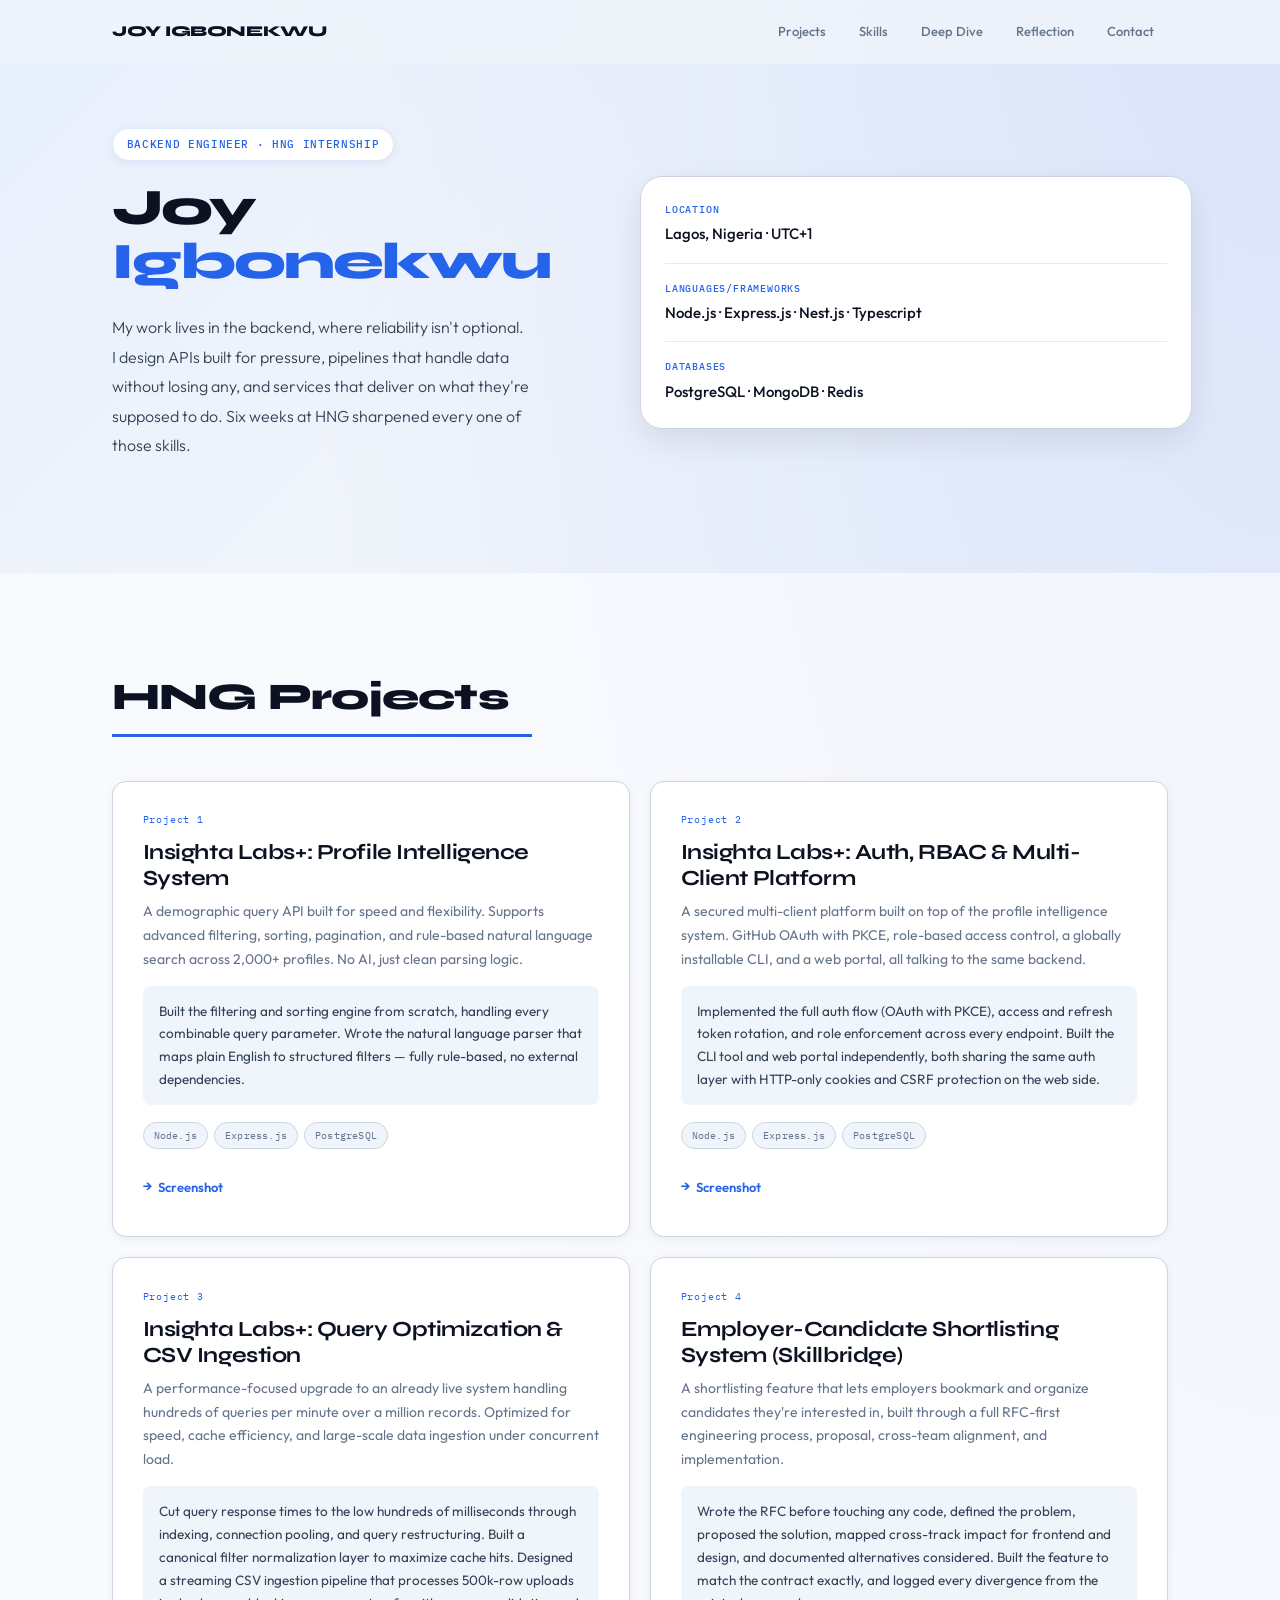
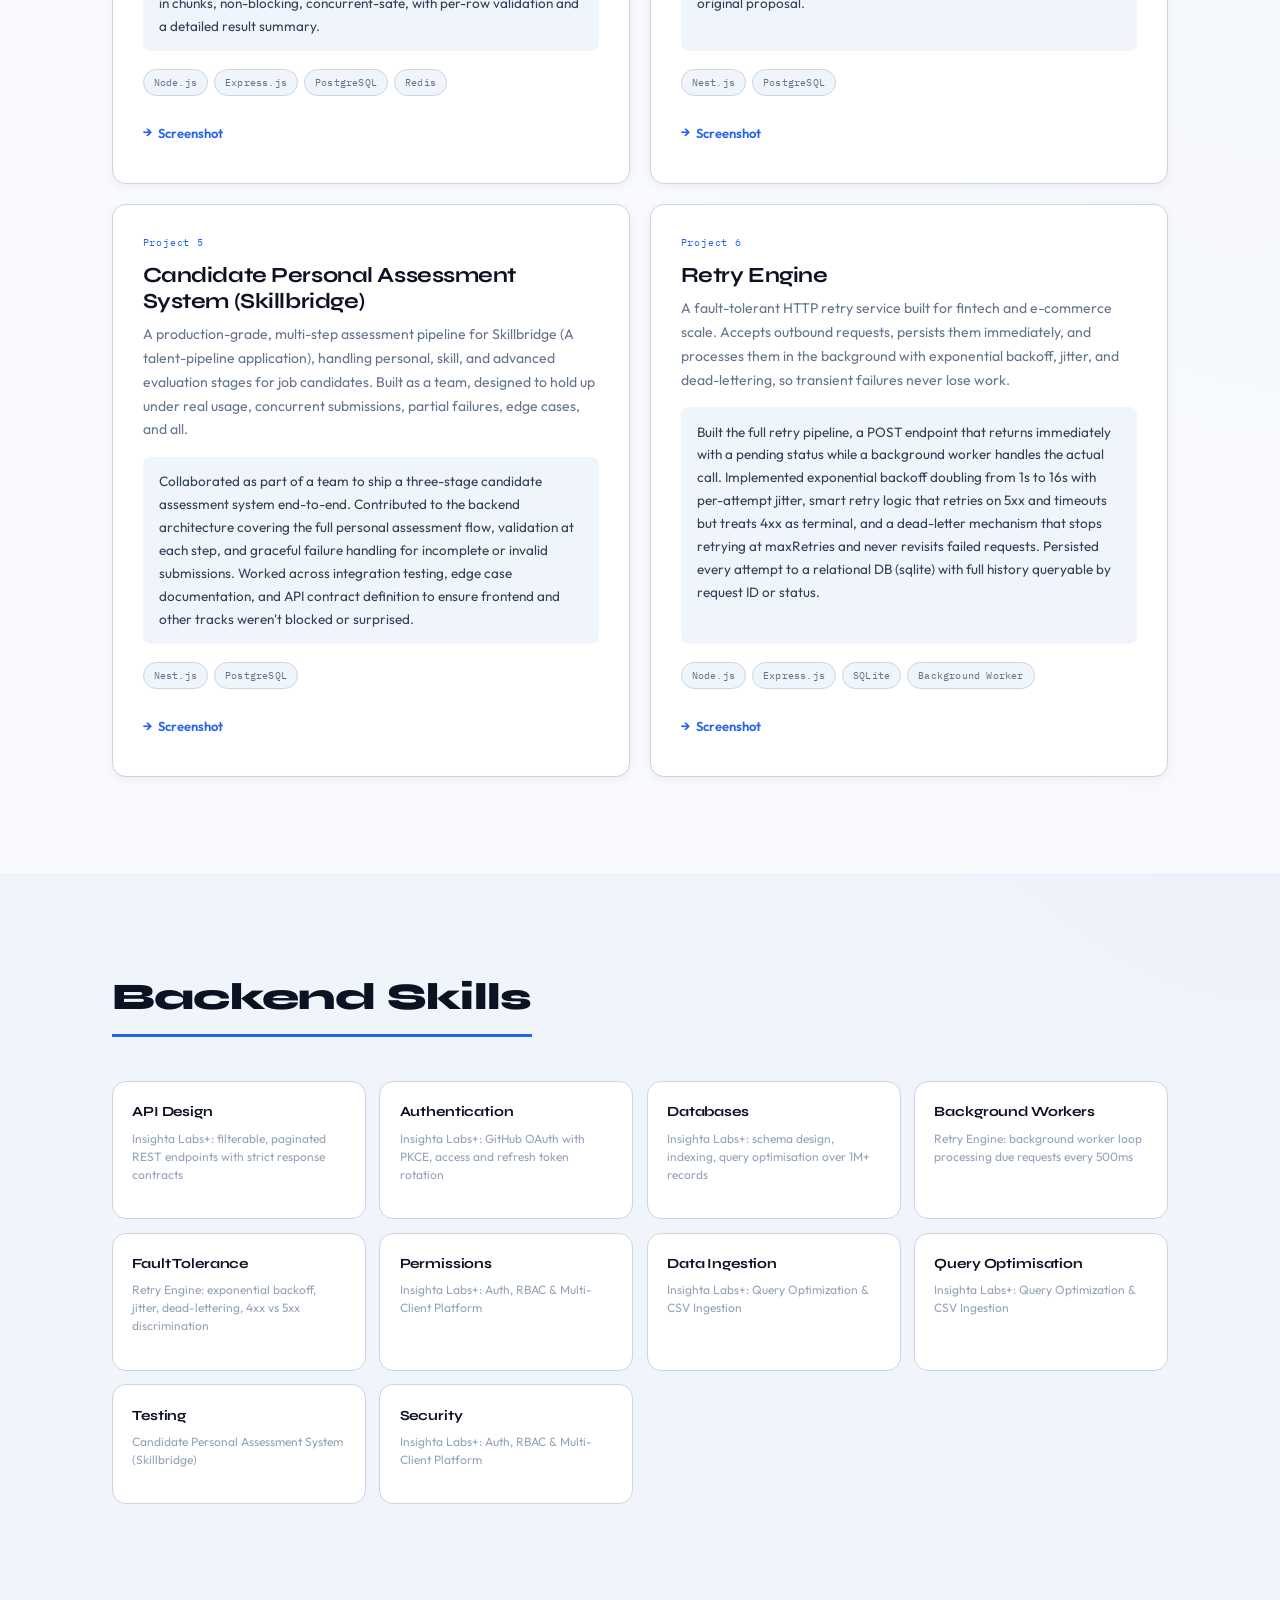
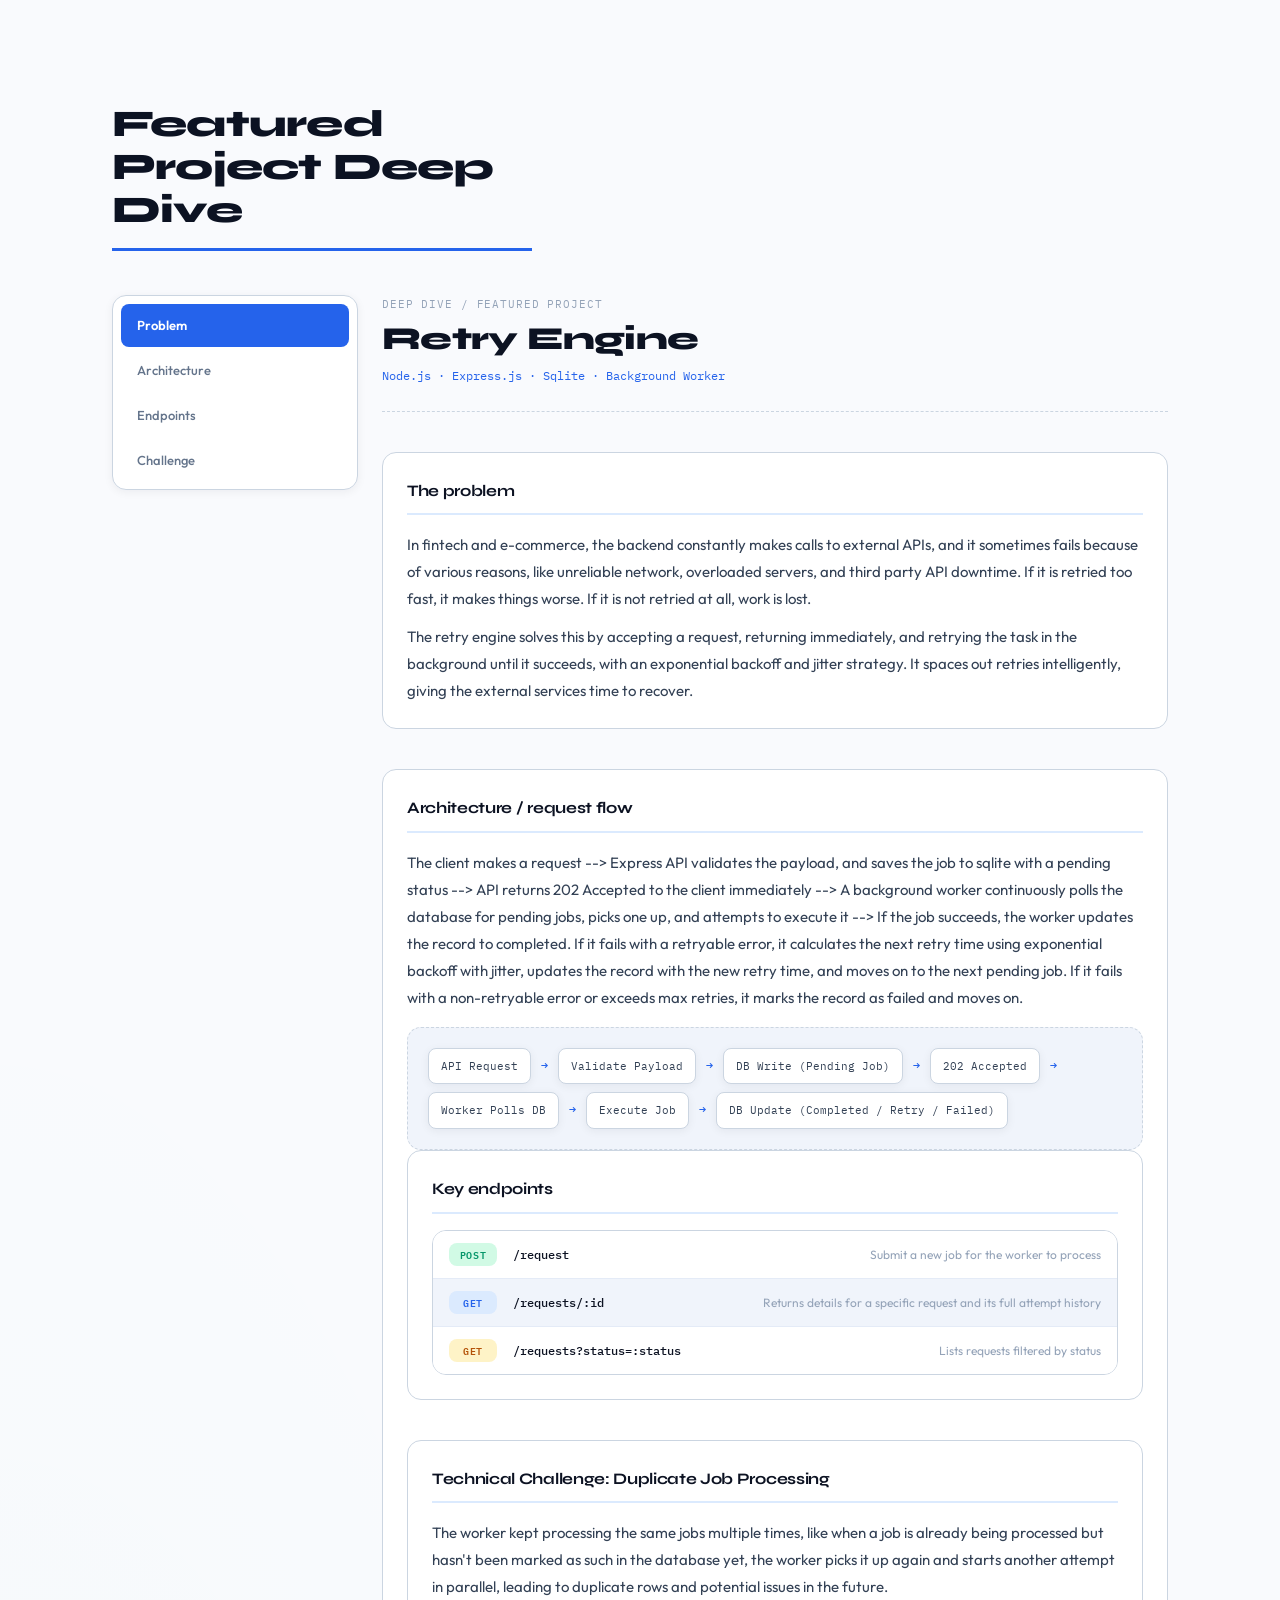
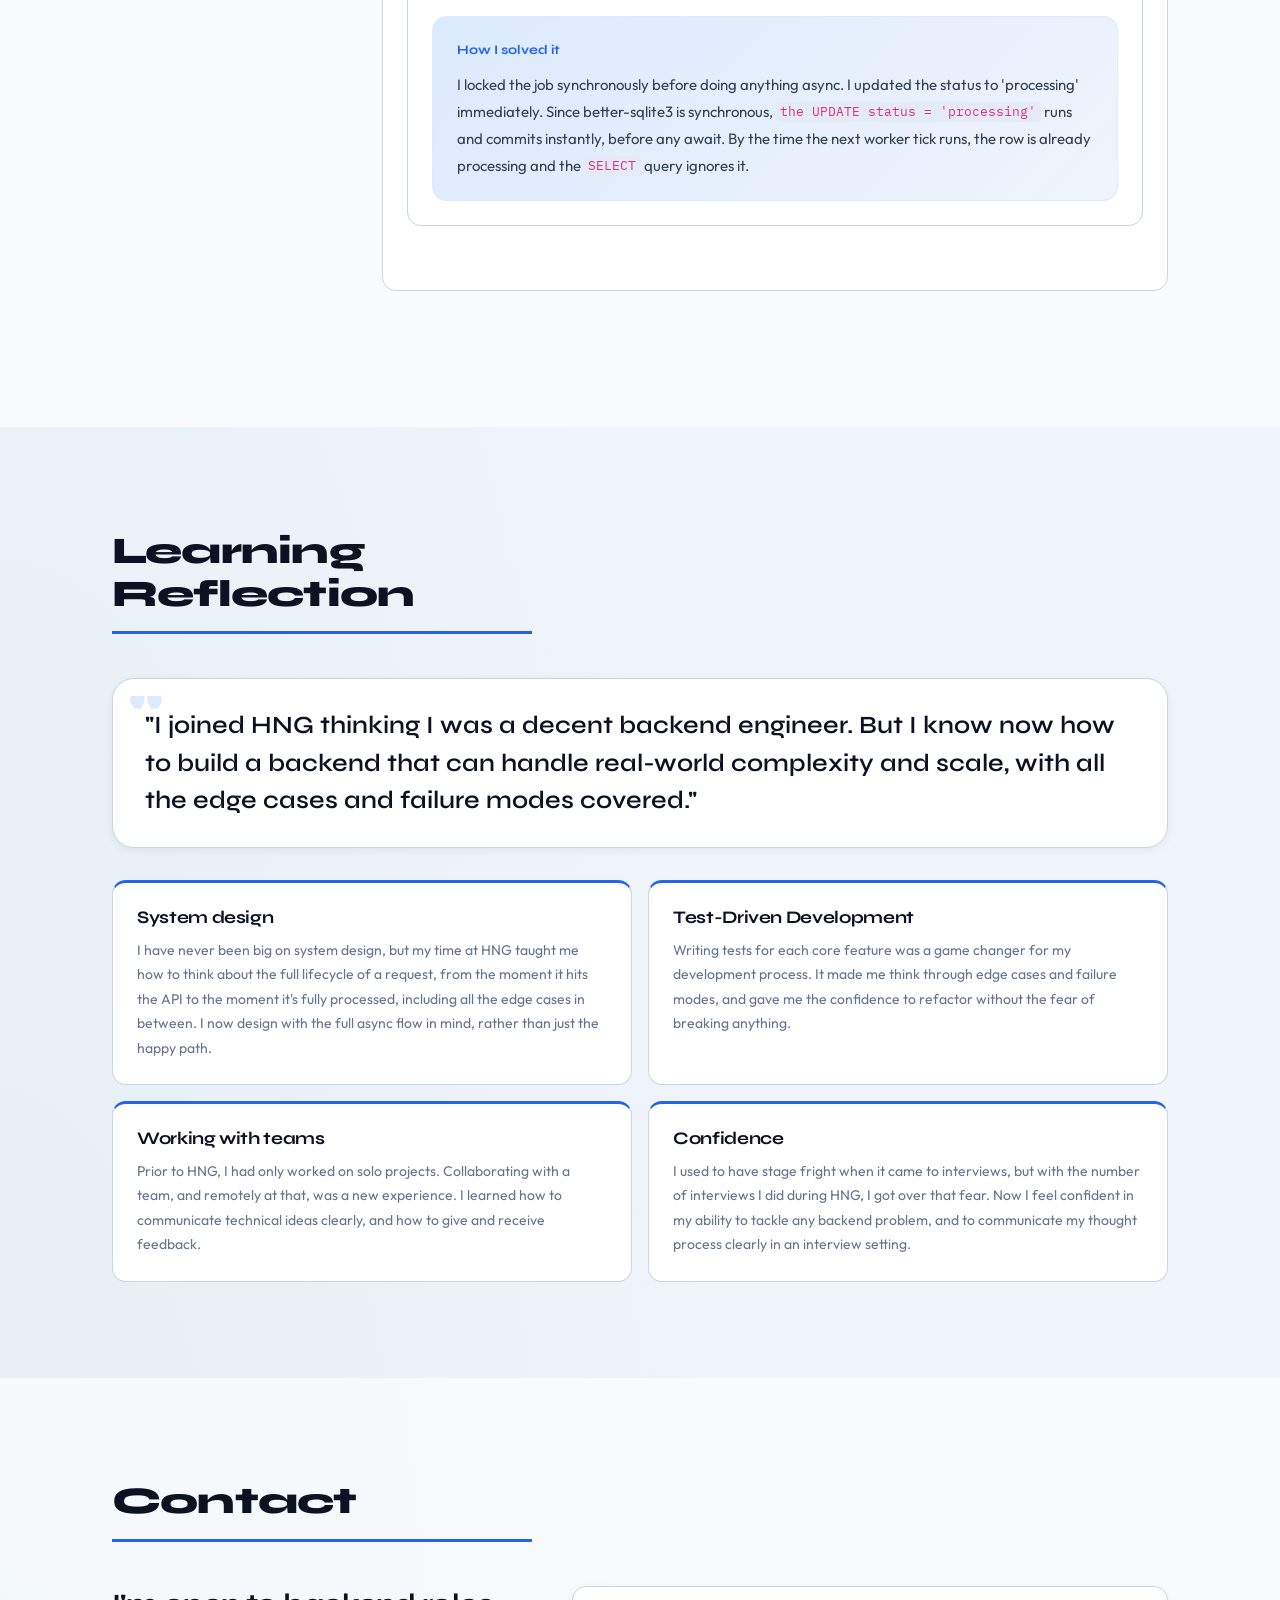
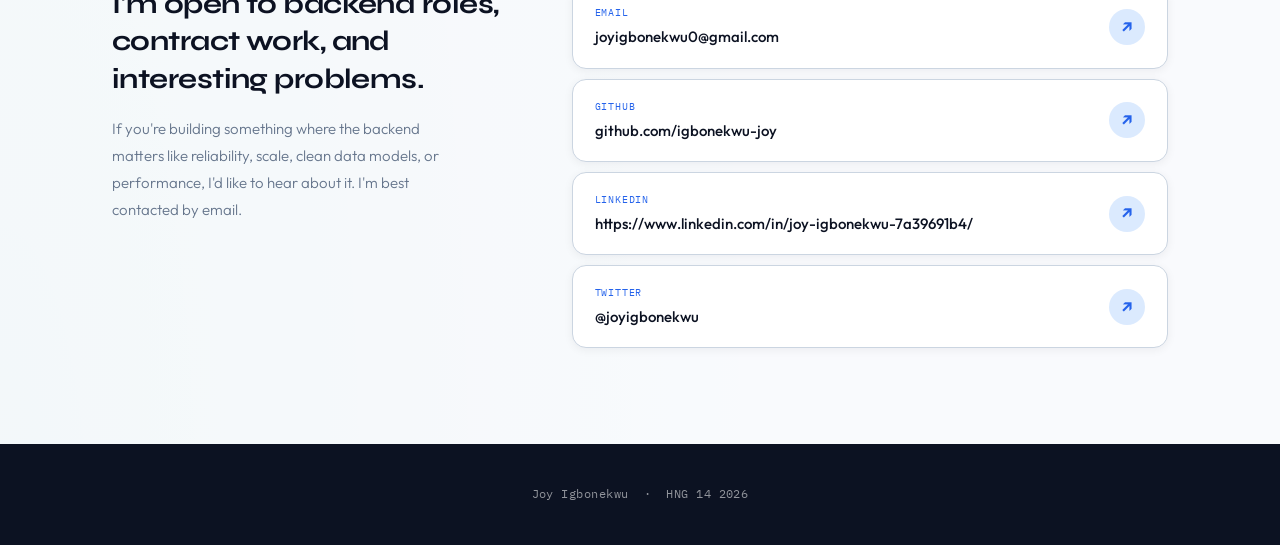
<file: index.html>
<!DOCTYPE html>
<html lang="en">
<head>
  <meta charset="UTF-8" />
  <meta name="viewport" content="width=device-width, initial-scale=1.0" />
  <meta name="description" content="Joy Igbonekwu — Backend Engineer. Portfolio of backend work completed during HNG Internship." />
  <title>Joy Igbonekwu — Backend Engineer</title>

  <!-- Bootstrap 5 -->
  <link
    rel="stylesheet"
    href="https://cdn.jsdelivr.net/npm/bootstrap@5.3.3/dist/css/bootstrap.min.css"
    integrity="sha384-QWTKZyjpPEjISv5WaRU9OFeRpok6YctnYmDr5pNlyT2bRjXh0JMhjY6hW+ALEwIH"
    crossorigin="anonymous"
  />

  <!-- Custom styles -->
  <link rel="stylesheet" href="css/style.css" />
</head>
<body>
  <!-- Nav -->
  <div id="nav-placeholder"></div>
  <script>
    fetch('nav.html')
      .then(res => res.text())
      .then(html => {
        document.getElementById('nav-placeholder').innerHTML = html;
      });
  </script>

  <!-- Hero -->
  <div id="hero-placeholder"></div>
  <script>
    fetch('hero.html')
      .then(res => res.text())
      .then(html => {
        document.getElementById('hero-placeholder').innerHTML = html;
      });
  </script>

  <!-- Projects -->
  <div id="projects-placeholder"></div>
  <script>
    fetch('projects.html')
      .then(res => res.text())
      .then(html => {
        document.getElementById('projects-placeholder').innerHTML = html;
      });
  </script>

  <!-- Skills -->
  <div id="skills-placeholder"></div>
   <script>
     fetch('skills.html')
       .then(res => res.text())
       .then(html => {
         document.getElementById('skills-placeholder').innerHTML = html;
       });
   </script>

  <!-- Deep Dive -->
  <div id="dive-placeholder"></div>
  <script>
    fetch('dive.html')
      .then(res => res.text())
      .then(html => {
        document.getElementById('dive-placeholder').innerHTML = html;  
      });
  </script>

  <!-- Reflection -->
  <div id="reflection-placeholder"></div>
  <script>
    fetch('reflection.html')
      .then(res => res.text())
      .then(html => {
        document.getElementById('reflection-placeholder').innerHTML = html;
      });
  </script>

  <!-- Contact -->
  <div id="contact-placeholder"></div>
  <script>
    fetch('contact.html')
      .then(res => res.text())
      .then(html => {
        document.getElementById('contact-placeholder').innerHTML = html;
      });
  </script>

  <!-- Screenshot lightbox (project gallery) -->
  <div id="screenshot-modal" class="screenshot-modal" hidden aria-hidden="true">
    <div class="screenshot-modal__backdrop" data-close-modal></div>
    <div
      class="screenshot-modal__dialog"
      role="dialog"
      aria-modal="true"
      aria-labelledby="screenshot-modal-title"
    >
      <button type="button" class="screenshot-modal__close" aria-label="Close gallery" data-close-modal>&times;</button>
      <h2 id="screenshot-modal-title" class="screenshot-modal__title"></h2>
      <div class="screenshot-modal__viewport">
        <button type="button" class="screenshot-modal__nav screenshot-modal__nav--prev" aria-label="Previous image" hidden>&lsaquo;</button>
        <div class="screenshot-modal__track" tabindex="0"></div>
        <button type="button" class="screenshot-modal__nav screenshot-modal__nav--next" aria-label="Next image" hidden>&rsaquo;</button>
      </div>
      <p class="screenshot-modal__counter" hidden></p>
    </div>
  </div>

  <!-- Footer -->
  <div id="footer-placeholder"></div>
  <script>
    fetch('footer.html')
      .then(res => res.text())
      .then(html => {
        document.getElementById('footer-placeholder').innerHTML = html;
      });
  </script>
  
  <!-- Bootstrap 5 JS bundle (includes Popper) -->
  <script
    src="https://cdn.jsdelivr.net/npm/bootstrap@5.3.3/dist/js/bootstrap.bundle.min.js"
    integrity="sha384-YvpcrYf0tY3lHB60NNkmXc4s9bIOgUxi8T/jzmAtBcQCZaTGJ3g1JBjc8Z8cWCG0"
    crossorigin="anonymous"
  ></script>

  <!-- Custom JS -->
  <script src="js/main.js"></script>
</body>
</html>
</file>
<file: css/style.css>
/* ============================================================
   PORTFOLIO — Joy Igbonekwu
   Custom styles layered on top of Bootstrap 5
   ============================================================ */

/* ── Google Fonts ── */
@import url('https://fonts.googleapis.com/css2?family=IBM+Plex+Mono:wght@400;500&family=Outfit:wght@300;400;500;600&family=Syne:wght@500;600;700;800&display=swap');

/* ── Design Tokens ── */
:root {
  --ink:        #0c1222;
  --ink-2:      #334155;
  --ink-3:      #64748b;
  --ink-4:      #94a3b8;
  --paper:      #f0f4fb;
  --paper-2:    #e4ebf7;
  --paper-3:    #d6e0f0;
  --surface:    #ffffff;
  --blue:       #2563eb;
  --blue-dim:   #dbeafe;
  --accent:     var(--blue);
  --accent-dim: var(--blue-dim);
  --green:      #059669;
  --green-dim:  #d1fae5;
  --rule:       #cbd5e1;

  --radius-sm:  8px;
  --radius-md:  14px;
  --radius-lg:  22px;
  --radius-pill: 999px;

  --shadow-sm:  0 2px 10px rgba(12, 18, 34, 0.06);
  --shadow-md:  0 12px 32px rgba(12, 18, 34, 0.09);
  --shadow-nav: 0 4px 20px rgba(12, 18, 34, 0.06);

  --font-display: 'Syne', system-ui, sans-serif;
  --font-sans:    'Outfit', system-ui, sans-serif;
  --font-mono:    'IBM Plex Mono', ui-monospace, monospace;

  --nav-h: 64px;
  --section-pad: clamp(4rem, 8vw, 6rem);
}

/* ── Base ── */
html { scroll-behavior: smooth; }

body {
  font-family: var(--font-sans);
  background:
    radial-gradient(ellipse 80% 50% at 100% -10%, rgba(37, 99, 235, 0.12), transparent),
    radial-gradient(ellipse 60% 40% at 0% 100%, rgba(5, 150, 105, 0.06), transparent),
    var(--paper);
  color:       var(--ink);
  font-size:   16px;
  line-height: 1.7;
  font-weight: 400;
}

.container {
  max-width: 1080px;
}

/* ── Typography ── */
h1, h2, h3, h4 {
  font-family: var(--font-display);
  font-weight: 700;
  color:       var(--ink);
  letter-spacing: -0.02em;
}

code, .mono {
  font-family: var(--font-mono);
  font-size:   0.85em;
  background:  var(--paper-2);
  padding:     0.1em 0.35em;
  border-radius: 4px;
}

/* ============================================================
   NAVBAR
   ============================================================ */
.site-nav {
  background:    rgba(240, 244, 251, 0.82);
  backdrop-filter: blur(12px);
  -webkit-backdrop-filter: blur(12px);
  border-bottom: 1px solid transparent;
  height:        var(--nav-h);
  transition:    box-shadow 0.2s, border-color 0.2s;
}

.site-nav .navbar-brand {
  font-family:    var(--font-display);
  font-size:      15px;
  font-weight:    800;
  letter-spacing: -0.03em;
  color:          var(--ink);
  text-transform: none;
}

.site-nav .nav-link {
  font-family:    var(--font-sans);
  font-size:      13px;
  font-weight:    500;
  letter-spacing: 0;
  text-transform: none;
  color:          var(--ink-3);
  padding:        0.35rem 0.9rem !important;
  border-radius:  var(--radius-pill);
  transition:     color 0.15s, background 0.15s;
}

.site-nav .nav-link:hover {
  color:      var(--accent);
  background: var(--accent-dim);
}

/* ============================================================
   HERO
   ============================================================ */
#hero {
  padding-top:    calc(var(--nav-h) + 4rem);
  padding-bottom: var(--section-pad);
  position:       relative;
}

#hero::before {
  content:    '';
  position:   absolute;
  inset:      0;
  background:
    linear-gradient(135deg, var(--accent-dim) 0%, transparent 45%);
  opacity:    0.45;
  pointer-events: none;
}

#hero .container {
  position: relative;
  z-index:  1;
}

#hero .row {
  align-items: stretch !important;
}

.hero-tag {
  display:        inline-flex;
  align-items:    center;
  gap:            0.5rem;
  font-family:    var(--font-mono);
  font-size:      11px;
  font-weight:    500;
  letter-spacing: 0.06em;
  text-transform: uppercase;
  color:          var(--accent);
  background:     var(--surface);
  border:         1px solid var(--blue-dim);
  padding:        0.4rem 0.85rem;
  border-radius:  var(--radius-pill);
  margin-bottom:  1.25rem;
  box-shadow:     var(--shadow-sm);
}

.hero-tag::before { display: none; }

.hero-name {
  font-family:   var(--font-display);
  font-size:     clamp(2.8rem, 6vw, 3.2rem);
  font-weight:   800;
  line-height:   1.05;
  margin-bottom: 1.5rem;
  letter-spacing: -0.04em;
}

.hero-name em {
  font-style: normal;
  color:      var(--accent);
  display:    block;
}

.hero-bio {
  font-size:   16px;
  font-weight: 300;
  color:       var(--ink-2);
  line-height: 1.85;
  max-width:   38ch;
}

/* Meta panel */
#hero .col-md-6:last-child {
  background:    var(--surface);
  border:        1px solid var(--rule);
  border-radius: var(--radius-lg);
  padding:       0.5rem 1.5rem;
  box-shadow:    var(--shadow-md);
  align-self:    center;
}

.meta-row {
  display:       flex;
  flex-direction: column;
  gap:           0.2rem;
  padding:       1rem 0;
  border-bottom: 1px solid var(--paper-2);
}

.meta-row:first-child { border-top: none; }
.meta-row:last-child  { border-bottom: none; }

.meta-label {
  font-family:    var(--font-mono);
  font-size:      10px;
  font-weight:    500;
  letter-spacing: 0.08em;
  text-transform: uppercase;
  color:          var(--accent);
  min-width:      unset;
}

.meta-value {
  font-size: 15px;
  font-weight: 500;
  color:     var(--ink);
}

.meta-value a {
  color:           var(--ink-2);
  text-decoration: none;
  border-bottom:   none;
  transition:      color 0.15s;
}

.meta-value a:hover {
  color: var(--accent);
}

.status-dot {
  display:       inline-block;
  width:         7px;
  height:        7px;
  background:    var(--green);
  border-radius: 50%;
  margin-right:  6px;
  animation:     pulse 2.5s ease-in-out infinite;
}

@keyframes pulse {
  0%, 100% { opacity: 1; transform: scale(1); }
  50%       { opacity: 0.4; transform: scale(0.85); }
}

/* ============================================================
   SHARED SECTION STYLES
   ============================================================ */
.portfolio-section {
  padding: var(--section-pad) 0;
}

#projects,
#deep-dive,
#contact {
  background: rgba(255, 255, 255, 0.6);
}

.section-header {
  display:        flex;
  flex-direction: column;
  align-items:    flex-start;
  gap:            0.35rem;
  margin-bottom:  2.75rem;
  padding-bottom: 1rem;
  border-bottom:  3px solid var(--accent);
  max-width:      420px;
}

.section-num {
  font-family:    var(--font-mono);
  font-size:      12px;
  font-weight:    500;
  color:          var(--accent);
  letter-spacing: 0.1em;
}

.section-title {
  font-family: var(--font-display);
  font-size:   clamp(1.75rem, 4vw, 2.35rem);
  font-weight: 800;
  margin:      0;
  line-height: 1.15;
}

.section-rule { display: none; }

/* ============================================================
   PROJECTS
   ============================================================ */
.projects-grid {
  display:               grid;
  grid-template-columns: repeat(2, 1fr);
  gap:                   1.25rem;
  background:            transparent;
  border:                none;
}

.project-card {
  background:    var(--surface);
  padding:       1.85rem;
  border:        1px solid var(--rule);
  border-radius: var(--radius-md);
  box-shadow:    var(--shadow-sm);
  transition:    transform 0.2s, box-shadow 0.2s, border-color 0.2s;
  display:       flex;
  flex-direction: column;
}

.project-card:hover {
  transform:    translateY(-4px);
  box-shadow:   var(--shadow-md);
  border-color: var(--accent-dim);
  background:   var(--surface);
}

.project-num {
  font-family:    var(--font-mono);
  font-size:      10px;
  letter-spacing: 0.08em;
  color:          var(--accent);
  margin-bottom:  0.75rem;
}

.project-name {
  font-family:   var(--font-display);
  font-size:     1.35rem;
  font-weight:   700;
  color:         var(--ink);
  margin-bottom: 0.5rem;
  line-height:   1.2;
}

.project-desc {
  font-size:     14px;
  color:         var(--ink-3);
  line-height:   1.7;
  margin-bottom: 0.9rem;
}

.project-contribution {
  font-size:     13.5px;
  color:         var(--ink-2);
  line-height:   1.7;
  padding:       0.85rem 1rem;
  border-left:   none;
  background:    var(--paper);
  border-radius: var(--radius-sm);
  margin-bottom: 1.1rem;
  flex-grow:     1;
}

.project-stack {
  display:       flex;
  flex-wrap:     wrap;
  gap:           6px;
  margin-bottom: 1.1rem;
}

.tag {
  font-family:    var(--font-mono);
  font-size:      10px;
  letter-spacing: 0.02em;
  padding:        4px 10px;
  background:     var(--paper);
  color:          var(--ink-3);
  border:         1px solid var(--rule);
  border-radius:  var(--radius-pill);
}

.tag.accent {
  background:   var(--accent);
  color:        #fff;
  border-color: var(--accent);
}

.project-proof {
  display:         inline-flex;
  align-items:     center;
  gap:             6px;
  font-family:     var(--font-sans);
  font-size:       13px;
  font-weight:     600;
  color:           var(--accent);
  letter-spacing:  0;
  text-decoration: none;
  border-bottom:   none;
  margin-top:      auto;
  padding:         0.5rem 0;
  transition:      gap 0.15s;
}

.project-proof::before { content: '→'; font-size: 14px; }
.project-proof:hover    { gap: 10px; color: var(--ink); }

/* ============================================================
   SKILLS
   ============================================================ */
.skills-grid {
  display:               grid;
  grid-template-columns: repeat(4, 1fr);
  gap:                   0.85rem;
  background:            transparent;
  border:                none;
}

.skill-item {
  background:    var(--surface);
  padding:       1.15rem 1.2rem;
  border:        1px solid var(--rule);
  border-radius: var(--radius-md);
  transition:    border-color 0.15s, box-shadow 0.15s;
}

.skill-item:hover {
  background:   var(--surface);
  border-color: var(--accent);
  box-shadow:   var(--shadow-sm);
}

.skill-name {
  font-family:    var(--font-display);
  font-size:      14px;
  font-weight:    700;
  color:          var(--ink);
  letter-spacing: -0.01em;
  margin-bottom:  0.35rem;
}

.skill-proof {
  font-size:   12px;
  color:       var(--ink-4);
  font-style:  normal;
  line-height: 1.5;
}

/* ============================================================
   DEEP DIVE
   ============================================================ */
.dd-toc {
  list-style: none;
  padding:    0.5rem;
  border:     none;
  background: var(--surface);
  border-radius: var(--radius-md);
  box-shadow: var(--shadow-sm);
  border:     1px solid var(--rule);
  position:   sticky;
  top:        calc(var(--nav-h) + 1rem);
}

.dd-toc li a {
  display:        block;
  font-family:    var(--font-sans);
  font-size:      13px;
  font-weight:    500;
  letter-spacing: 0;
  text-transform: none;
  color:          var(--ink-3);
  text-decoration: none;
  padding:        0.65rem 1rem;
  border-bottom:  none;
  border-radius:  var(--radius-sm);
  margin-bottom:  2px;
  transition:     background 0.15s, color 0.15s;
}

.dd-toc li:last-child a { margin-bottom: 0; }

.dd-toc li a:hover {
  background: var(--paper-2);
  color:      var(--ink);
}

.dd-toc li a.active {
  color:      #fff;
  background: var(--accent);
  font-weight: 600;
}

.dd-project-label {
  font-family:    var(--font-mono);
  font-size:      11px;
  letter-spacing: 0.08em;
  text-transform: uppercase;
  color:          var(--ink-4);
  margin-bottom:  0.5rem;
}

.dd-project-title {
  font-family:   var(--font-display);
  font-size:     clamp(1.6rem, 3vw, 2rem);
  font-weight:   800;
  line-height:   1.15;
  margin-bottom: 0.5rem;
}

.dd-project-tag {
  font-family:     var(--font-mono);
  font-size:       12px;
  color:           var(--accent);
  margin-bottom:   2.5rem;
  padding-bottom:  1.5rem;
  border-bottom:   1px dashed var(--rule);
}

.dd-section {
  margin-bottom: 2.5rem;
  padding:       1.5rem;
  background:    var(--surface);
  border:        1px solid var(--rule);
  border-radius: var(--radius-md);
}

.dd-section-title {
  font-family:    var(--font-display);
  font-size:      1rem;
  font-weight:    700;
  letter-spacing: -0.02em;
  text-transform: none;
  color:          var(--ink);
  padding-bottom: 0.6rem;
  border-bottom:  2px solid var(--accent-dim);
  margin-bottom:  1rem;
}

.dd-body {
  font-size:   15px;
  color:       var(--ink-2);
  line-height: 1.8;
}

.dd-body p { margin-bottom: 0.65rem; }
.dd-body p:last-child { margin-bottom: 0; }

.arch-flow {
  display:       flex;
  flex-wrap:     wrap;
  align-items:   center;
  gap:           0.5rem;
  background:    var(--paper);
  border:        1px dashed var(--rule);
  border-radius: var(--radius-md);
  padding:       1.25rem;
  margin:        1rem 0 0;
}

.arch-box {
  font-family:   var(--font-mono);
  font-size:     11px;
  padding:       8px 12px;
  background:    var(--surface);
  border:        1px solid var(--rule);
  border-radius: var(--radius-sm);
  color:         var(--ink-2);
  white-space:   nowrap;
  box-shadow:    var(--shadow-sm);
}

.arch-arrow {
  font-family: var(--font-mono);
  font-size:   12px;
  color:       var(--accent);
  padding:     0 2px;
  font-weight: 500;
}

.endpoints-list {
  border:        1px solid var(--rule);
  border-radius: var(--radius-md);
  overflow:      hidden;
  margin:        1rem 0 0;
}

.endpoint {
  display:       flex;
  align-items:   baseline;
  gap:           1rem;
  padding:       0.75rem 1rem;
  border-bottom: 1px solid var(--paper-2);
  font-family:   var(--font-mono);
  font-size:     12px;
  background:    var(--surface);
}

.endpoint:nth-child(even) { background: var(--paper); }
.endpoint:last-child { border-bottom: none; }

.ep-method {
  min-width:      48px;
  font-weight:    600;
  font-size:      10px;
  letter-spacing: 0.06em;
  padding:        3px 8px;
  border-radius:  var(--radius-sm);
  text-align:     center;
}

.ep-method.get    { color: var(--blue); background: var(--blue-dim); }
.ep-method.post   { color: var(--green); background: var(--green-dim); }
.ep-method.patch  { color: #b45309; background: #fef3c7; }
.ep-method.delete { color: #dc2626; background: #fee2e2; }

.ep-path { color: var(--ink); flex: 1; font-weight: 500; }

.ep-note {
  font-size:   12px;
  color:       var(--ink-4);
  font-style:  normal;
  font-family: var(--font-sans);
}

.challenge-box {
  background:   linear-gradient(135deg, var(--accent-dim), var(--paper));
  border-left:  none;
  border:       1px solid var(--blue-dim);
  border-radius: var(--radius-md);
  padding:      1.35rem 1.5rem;
  margin:       1rem 0 0;
}

.challenge-label {
  font-family:    var(--font-display);
  font-size:      13px;
  font-weight:    700;
  letter-spacing: 0;
  text-transform: none;
  color:          var(--accent);
  margin-bottom:  0.6rem;
}

/* ============================================================
   REFLECTION
   ============================================================ */
.reflection-quote {
  font-family:   var(--font-display);
  font-style:    normal;
  font-weight:   600;
  font-size:     clamp(1.2rem, 2.5vw, 1.55rem);
  line-height:   1.5;
  color:         var(--ink);
  padding:       1.75rem 2rem;
  border-left:   none;
  background:    var(--surface);
  border:        1px solid var(--rule);
  border-radius: var(--radius-lg);
  box-shadow:    var(--shadow-sm);
  margin:        0 0 2rem;
  position:      relative;
}

.reflection-quote::before {
  content:   '"';
  position:  absolute;
  top:       0.5rem;
  left:      1rem;
  font-size: 3.5rem;
  line-height: 1;
  color:     var(--accent-dim);
  font-family: var(--font-display);
  font-weight: 800;
}

.reflection-card {
  background:    var(--surface);
  border:        1px solid var(--rule);
  border-radius: var(--radius-md);
  padding:       1.5rem;
  height:        100%;
  transition:    transform 0.2s, box-shadow 0.2s;
  border-top:    3px solid var(--accent);
}

.reflection-card:hover {
  background: var(--surface);
  transform:  translateY(-3px);
  box-shadow: var(--shadow-md);
}

.reflection-title {
  font-family:   var(--font-display);
  font-size:     1.1rem;
  font-weight:   700;
  color:         var(--ink);
  margin-bottom: 0.6rem;
}

.reflection-body {
  font-size:   14px;
  color:       var(--ink-3);
  line-height: 1.75;
  margin:      0;
}

/* ============================================================
   CONTACT
   ============================================================ */
.contact-intro {
  font-family:   var(--font-display);
  font-size:     clamp(1.35rem, 3vw, 1.75rem);
  font-weight:   700;
  line-height:   1.35;
  margin-bottom: 1rem;
  letter-spacing: -0.02em;
}

.contact-sub {
  font-size:   15px;
  font-weight: 300;
  color:       var(--ink-3);
  line-height: 1.8;
  max-width:   36ch;
}

.contact-links {
  border:        none;
  display:       flex;
  flex-direction: column;
  gap:           0.65rem;
}

.contact-link {
  display:         flex;
  align-items:     center;
  justify-content: space-between;
  gap:             1rem;
  padding:         1.1rem 1.35rem;
  border-bottom:   none;
  border:          1px solid var(--rule);
  border-radius:   var(--radius-md);
  background:      var(--surface);
  text-decoration: none;
  color:           var(--ink-2);
  box-shadow:      var(--shadow-sm);
  transition:      transform 0.15s, border-color 0.15s, box-shadow 0.15s;
}

.contact-link:hover {
  background:   var(--surface);
  border-color: var(--accent);
  transform:    translateX(6px);
  box-shadow:   var(--shadow-md);
}

.cl-left {
  display:     flex;
  flex-direction: column;
  align-items: flex-start;
  gap:         0.2rem;
}

.cl-platform {
  font-family:    var(--font-mono);
  font-size:      10px;
  letter-spacing: 0.08em;
  text-transform: uppercase;
  color:          var(--accent);
  min-width:      unset;
}

.cl-value {
  font-size: 15px;
  font-weight: 500;
  color:     var(--ink);
}

.cl-arrow {
  font-size:       18px;
  font-weight:     600;
  color:           var(--accent);
  width:           36px;
  height:          36px;
  display:         flex;
  align-items:     center;
  justify-content: center;
  background:      var(--accent-dim);
  border-radius:   50%;
  transition:      background 0.15s, color 0.15s, transform 0.15s;
}

.contact-link:hover .cl-arrow {
  color:      #fff;
  background: var(--accent);
  transform:  translate(2px, -2px);
}

/* ============================================================
   FOOTER
   ============================================================ */
.site-footer {
  padding:        2.5rem 1.5rem;
  text-align:     center;
  font-family:    var(--font-mono);
  font-size:      12px;
  color:          var(--ink-4);
  letter-spacing: 0.04em;
  border-top:     none;
  background:     var(--ink);
  color:          rgba(255, 255, 255, 0.55);
}

/* ============================================================
   SCREENSHOT LIGHTBOX
   ============================================================ */
.screenshot-modal {
  position: fixed;
  inset: 0;
  z-index: 2000;
  display: flex;
  align-items: center;
  justify-content: center;
  padding: 1rem;
}

.screenshot-modal[hidden] {
  display: none;
}

.screenshot-modal__backdrop {
  position: absolute;
  inset: 0;
  background: rgba(12, 18, 34, 0.72);
  backdrop-filter: blur(6px);
  -webkit-backdrop-filter: blur(6px);
}

.screenshot-modal__dialog {
  position: relative;
  z-index: 1;
  width: min(920px, 100%);
  max-height: min(90vh, 800px);
  display: flex;
  flex-direction: column;
  background: var(--surface);
  border: 1px solid var(--rule);
  border-radius: var(--radius-lg);
  box-shadow: var(--shadow-md);
  padding: 1.25rem 1.25rem 1rem;
  animation: modalIn 0.25s cubic-bezier(0.22, 1, 0.36, 1) both;
}

@keyframes modalIn {
  from { opacity: 0; transform: scale(0.96) translateY(8px); }
  to   { opacity: 1; transform: scale(1) translateY(0); }
}

.screenshot-modal__close {
  position: absolute;
  top: 0.75rem;
  right: 0.75rem;
  width: 36px;
  height: 36px;
  border: none;
  border-radius: 50%;
  background: var(--paper-2);
  color: var(--ink-2);
  font-size: 1.5rem;
  line-height: 1;
  cursor: pointer;
  transition: background 0.15s, color 0.15s;
}

.screenshot-modal__close:hover {
  background: var(--accent-dim);
  color: var(--accent);
}

.screenshot-modal__title {
  font-family: var(--font-display);
  font-size: 1rem;
  font-weight: 700;
  margin: 0 2.5rem 0.75rem 0;
  padding-right: 0.5rem;
  line-height: 1.3;
  color: var(--ink);
}

.screenshot-modal__viewport {
  display: flex;
  align-items: center;
  gap: 0.5rem;
  min-height: 0;
  flex: 1;
}

.screenshot-modal__track {
  flex: 1;
  display: flex;
  align-items: flex-start;
  gap: 1rem;
  overflow-x: auto;
  overflow-y: hidden;
  scroll-snap-type: x mandatory;
  scroll-behavior: smooth;
  -webkit-overflow-scrolling: touch;
  padding: 0.25rem 0.15rem 0.75rem;
  scrollbar-width: thin;
  scrollbar-color: var(--accent-dim) transparent;
}

.screenshot-modal__track::-webkit-scrollbar {
  height: 6px;
}

.screenshot-modal__track::-webkit-scrollbar-thumb {
  background: var(--accent-dim);
  border-radius: var(--radius-pill);
}

.screenshot-modal__slide {
  flex: 0 0 100%;
  scroll-snap-align: center;
  display: flex;
  flex-direction: column;
  gap: 0.55rem;
  align-items: center;
  justify-content: flex-start;
  min-height: 220px;
}

.screenshot-modal__image-title {
  margin: 0;
  width: 100%;
  text-align: center;
  font-family: var(--font-mono);
  font-size: 11px;
  letter-spacing: 0.04em;
  color: var(--ink-3);
}

.screenshot-modal__slide img {
  max-width: 100%;
  max-height: min(calc(62vh - 2.25rem), 520px);
  width: auto;
  height: auto;
  object-fit: contain;
  border-radius: var(--radius-sm);
  border: 1px solid var(--rule);
  background: var(--paper);
}

.screenshot-modal__nav {
  flex-shrink: 0;
  width: 40px;
  height: 40px;
  border: 1px solid var(--rule);
  border-radius: 50%;
  background: var(--surface);
  color: var(--ink-2);
  font-size: 1.5rem;
  line-height: 1;
  cursor: pointer;
  transition: background 0.15s, border-color 0.15s, color 0.15s;
}

.screenshot-modal__nav:hover:not(:disabled) {
  background: var(--accent);
  border-color: var(--accent);
  color: #fff;
}

.screenshot-modal__nav:disabled {
  opacity: 0.35;
  cursor: default;
}

.screenshot-modal__counter {
  margin: 0.5rem 0 0;
  text-align: center;
  font-family: var(--font-mono);
  font-size: 11px;
  color: var(--ink-4);
  letter-spacing: 0.06em;
}

body.modal-open {
  overflow: hidden;
}

.project-screenshot {
  cursor: pointer;
}

/* ============================================================
   ANIMATIONS
   ============================================================ */
@keyframes fadeUp {
  from { opacity: 0; transform: translateY(20px); }
  to   { opacity: 1; transform: translateY(0); }
}

.fade-up   { animation: fadeUp 0.6s cubic-bezier(0.22, 1, 0.36, 1) both; }
.fade-up-2 { animation: fadeUp 0.6s 0.08s cubic-bezier(0.22, 1, 0.36, 1) both; }
.fade-up-3 { animation: fadeUp 0.6s 0.16s cubic-bezier(0.22, 1, 0.36, 1) both; }
.fade-up-4 { animation: fadeUp 0.6s 0.24s cubic-bezier(0.22, 1, 0.36, 1) both; }

/* ============================================================
   RESPONSIVE
   ============================================================ */
@media (max-width: 992px) {
  .skills-grid { grid-template-columns: repeat(3, 1fr); }
}

@media (max-width: 768px) {
  .projects-grid  { grid-template-columns: 1fr; }
  .skills-grid    { grid-template-columns: repeat(2, 1fr); }
  .dd-toc-col     { display: none; }

  .site-nav {
    height: auto;
    min-height: var(--nav-h);
    padding: 0.4rem 0;
  }

  .site-nav .navbar-toggler {
    border: 1px solid var(--rule) !important;
    border-radius: 10px;
    padding: 0.35rem 0.5rem;
  }

  .site-nav .navbar-toggler:focus {
    box-shadow: none;
  }

  .site-nav .navbar-toggler-icon {
    background-image: url("data:image/svg+xml,%3csvg xmlns='http://www.w3.org/2000/svg' viewBox='0 0 30 30'%3e%3cpath stroke='rgba(12,18,34,0.85)' stroke-linecap='round' stroke-miterlimit='10' stroke-width='2' d='M4 7h22M4 15h22M4 23h22'/%3e%3c/svg%3e");
  }

  .site-nav .navbar-collapse {
    margin-top: 0.65rem;
    padding: 0.6rem;
    border: 1px solid var(--rule);
    border-radius: var(--radius-md);
    background: var(--surface);
    box-shadow: var(--shadow-sm);
  }

  .site-nav .navbar-nav {
    gap: 0.35rem !important;
  }

  #hero .col-md-6:last-child {
    margin-top: 2rem;
  }

  .hero-name em { display: inline; }

  .ep-note        { display: none; }
  .arch-flow      { flex-direction: column; align-items: flex-start; }
  .arch-arrow     { transform: rotate(90deg); }
}

@media (max-width: 480px) {
  .skills-grid { grid-template-columns: 1fr; }
  #hero        { padding-top: calc(var(--nav-h) + 2.5rem); }

  .screenshot-modal__nav { display: none; }
  .screenshot-modal__dialog { padding: 1rem 0.75rem 0.75rem; }
}
</file>
